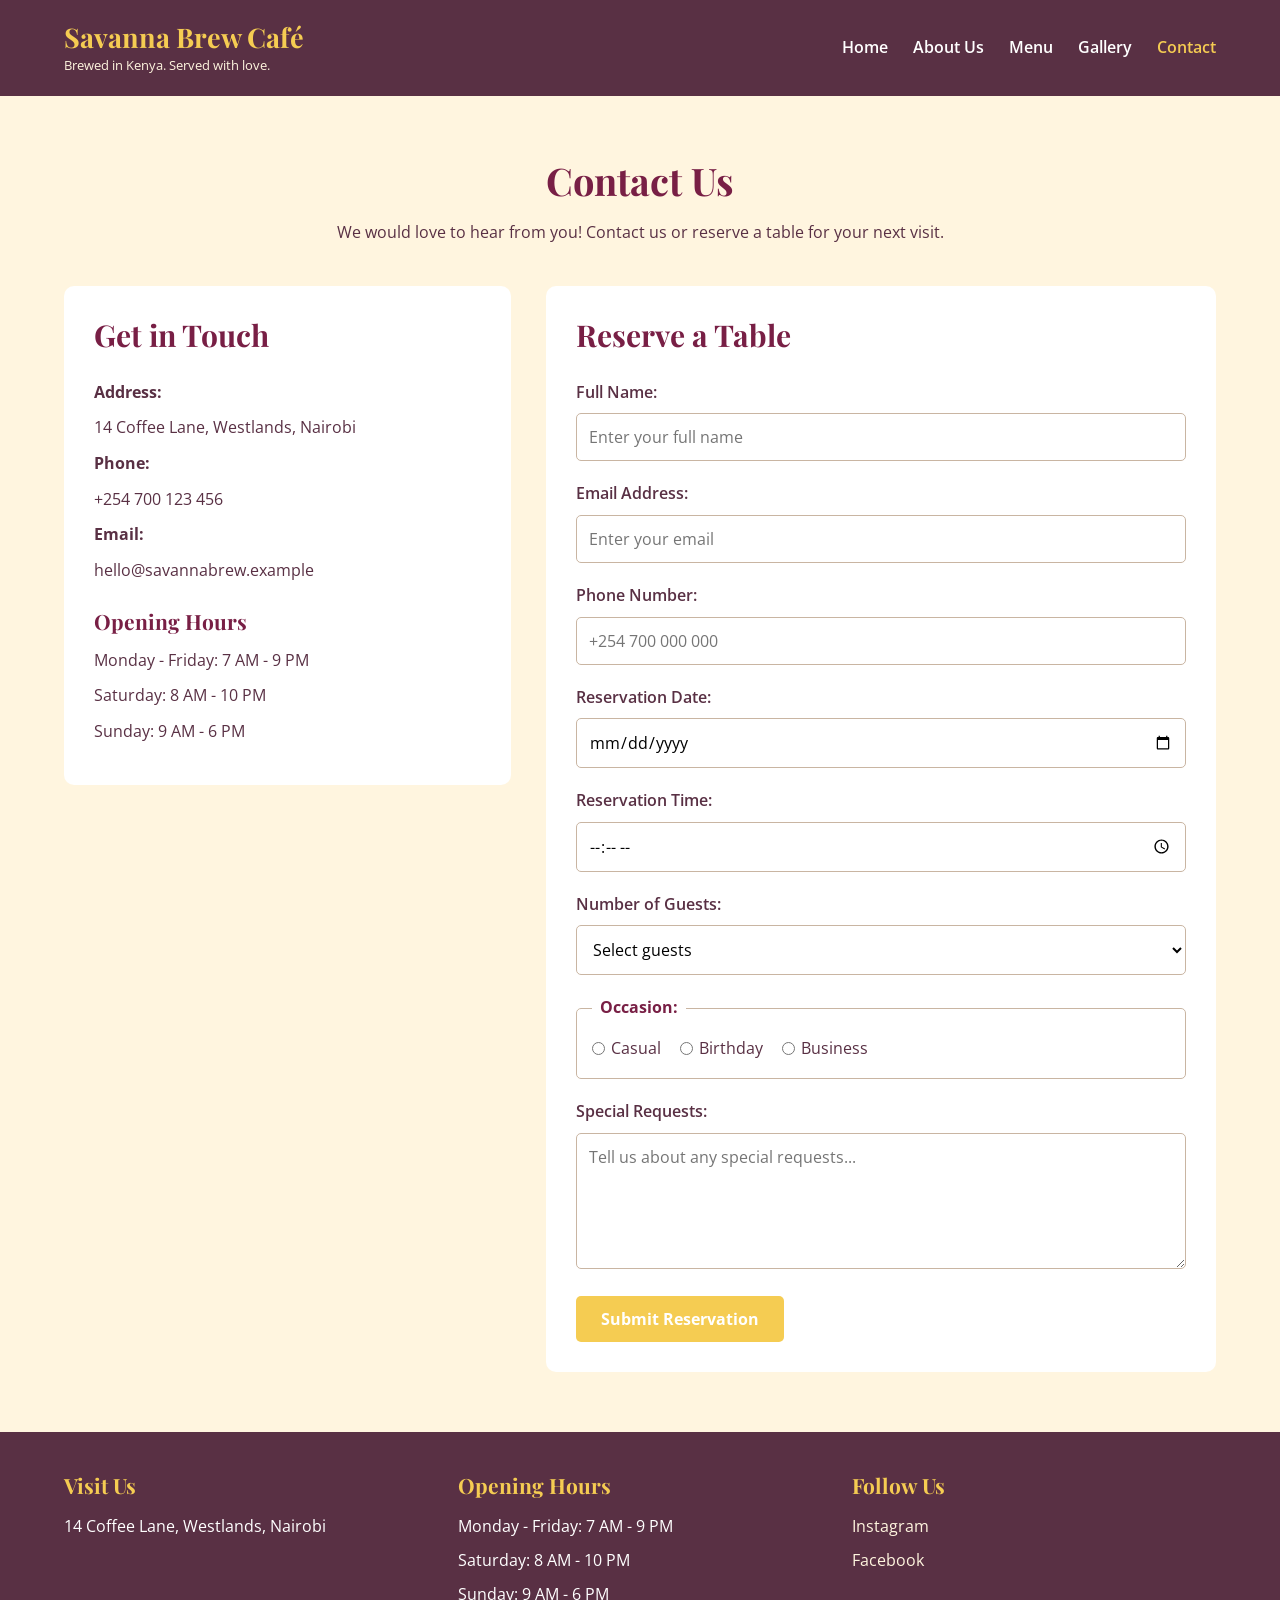
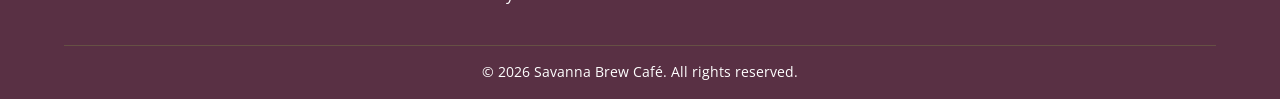
<file: contact.html>
<!DOCTYPE html>
<html lang="en">
<head>
    <meta charset="UTF-8">
    <meta name="viewport" content="width=device-width, initial-scale=1.0">

    <title>Contact Us | Savanna Brew Café</title>

    <link rel="stylesheet" href="css/style.css">
</head>

<body>

    <!-- HEADER SECTION -->
    <header>
        <div class="container">

            <div class="logo">
                <h2>Savanna Brew Café</h2>
                <p>Brewed in Kenya. Served with love.</p>
            </div>

            <!-- NAVIGATION BAR -->
            <nav>
                <ul>
                    <li><a href="index.html">Home</a></li>
                    <li><a href="about.html">About Us</a></li>
                    <li><a href="menu.html">Menu</a></li>
                    <li><a href="gallery.html">Gallery</a></li>
                    <li><a href="contact.html" class="active">Contact</a></li>
                </ul>
            </nav>

        </div>
    </header>


    <!-- MAIN CONTENT -->
    <main>

        <section class="contact-section">

            <div class="container">

                <h1>Contact Us</h1>

                <p class="contact-intro">
                    We would love to hear from you!
                    Contact us or reserve a table for your next visit.
                </p>

                <div class="contact-container">

                    <!-- CONTACT INFORMATION -->
                    <div class="contact-info">

                        <h2>Get in Touch</h2>

                        <p><strong>Address:</strong></p>
                        <p>14 Coffee Lane, Westlands, Nairobi</p>

                        <p><strong>Phone:</strong></p>
                        <p>+254 700 123 456</p>

                        <p><strong>Email:</strong></p>
                        <p>hello@savannabrew.example</p>

                        <h3>Opening Hours</h3>

                        <p>Monday - Friday: 7 AM - 9 PM</p>
                        <p>Saturday: 8 AM - 10 PM</p>
                        <p>Sunday: 9 AM - 6 PM</p>

                    </div>


                    <!-- RESERVATION FORM -->
                    <div class="reservation-form">

                        <h2>Reserve a Table</h2>

                        <form action="#" method="post">

                            <div class="form-group">
                                <label for="name">Full Name:</label>
                                <input type="text"
                                       id="name"
                                       name="name"
                                       placeholder="Enter your full name"
                                       required>
                            </div>


                            <div class="form-group">
                                <label for="email">Email Address:</label>
                                <input type="email"
                                       id="email"
                                       name="email"
                                       placeholder="Enter your email"
                                       required>
                            </div>


                            <div class="form-group">
                                <label for="phone">Phone Number:</label>
                                <input type="tel"
                                       id="phone"
                                       name="phone"
                                       placeholder="+254 700 000 000">
                            </div>


                            <div class="form-group">
                                <label for="date">Reservation Date:</label>
                                <input type="date"
                                       id="date"
                                       name="date"
                                       required>
                            </div>


                            <div class="form-group">
                                <label for="time">Reservation Time:</label>
                                <input type="time"
                                       id="time"
                                       name="time"
                                       required>
                            </div>


                            <div class="form-group">
                                <label for="guests">Number of Guests:</label>

                                <select id="guests" name="guests" required>
                                    <option value="">Select guests</option>
                                    <option value="1">1 Guest</option>
                                    <option value="2">2 Guests</option>
                                    <option value="3">3 Guests</option>
                                    <option value="4">4 Guests</option>
                                    <option value="5">5 Guests</option>
                                    <option value="6">6 Guests</option>
                                    <option value="7">7 Guests</option>
                                    <option value="8">8 Guests</option>
                                    <option value="9">9 Guests</option>
                                    <option value="10">10 Guests</option>
                                </select>
                            </div>


                            <!-- OCCASION OPTIONS -->
                            <fieldset>

                                <legend>Occasion:</legend>

                                <label>
                                    <input type="radio"
                                           name="occasion"
                                           value="Casual">
                                    Casual
                                </label>

                                <label>
                                    <input type="radio"
                                           name="occasion"
                                           value="Birthday">
                                    Birthday
                                </label>

                                <label>
                                    <input type="radio"
                                           name="occasion"
                                           value="Business">
                                    Business
                                </label>

                            </fieldset>


                            <div class="form-group">

                                <label for="requests">
                                    Special Requests:
                                </label>

                                <textarea id="requests"
                                          name="requests"
                                          rows="5"
                                          placeholder="Tell us about any special requests..."></textarea>

                            </div>


                            <button type="submit" class="btn">
                                Submit Reservation
                            </button>

                        </form>

                    </div>

                </div>

            </div>

        </section>

    </main>


    <!-- FOOTER SECTION -->
    <footer>

        <div class="container footer-container">

            <div>
                <h3>Visit Us</h3>
                <p>14 Coffee Lane, Westlands, Nairobi</p>
            </div>

            <div>
                <h3>Opening Hours</h3>
                <p>Monday - Friday: 7 AM - 9 PM</p>
                <p>Saturday: 8 AM - 10 PM</p>
                <p>Sunday: 9 AM - 6 PM</p>
            </div>

            <div>
                <h3>Follow Us</h3>

                <p>
                    <a href="https://www.instagram.com/"
                       target="_blank">
                        Instagram
                    </a>
                </p>

                <p>
                    <a href="https://www.facebook.com/"
                       target="_blank">
                        Facebook
                    </a>
                </p>
            </div>

        </div>

        <p class="copyright">
            © 2026 Savanna Brew Café. All rights reserved.
        </p>

    </footer>

</body>
</html>
</file>
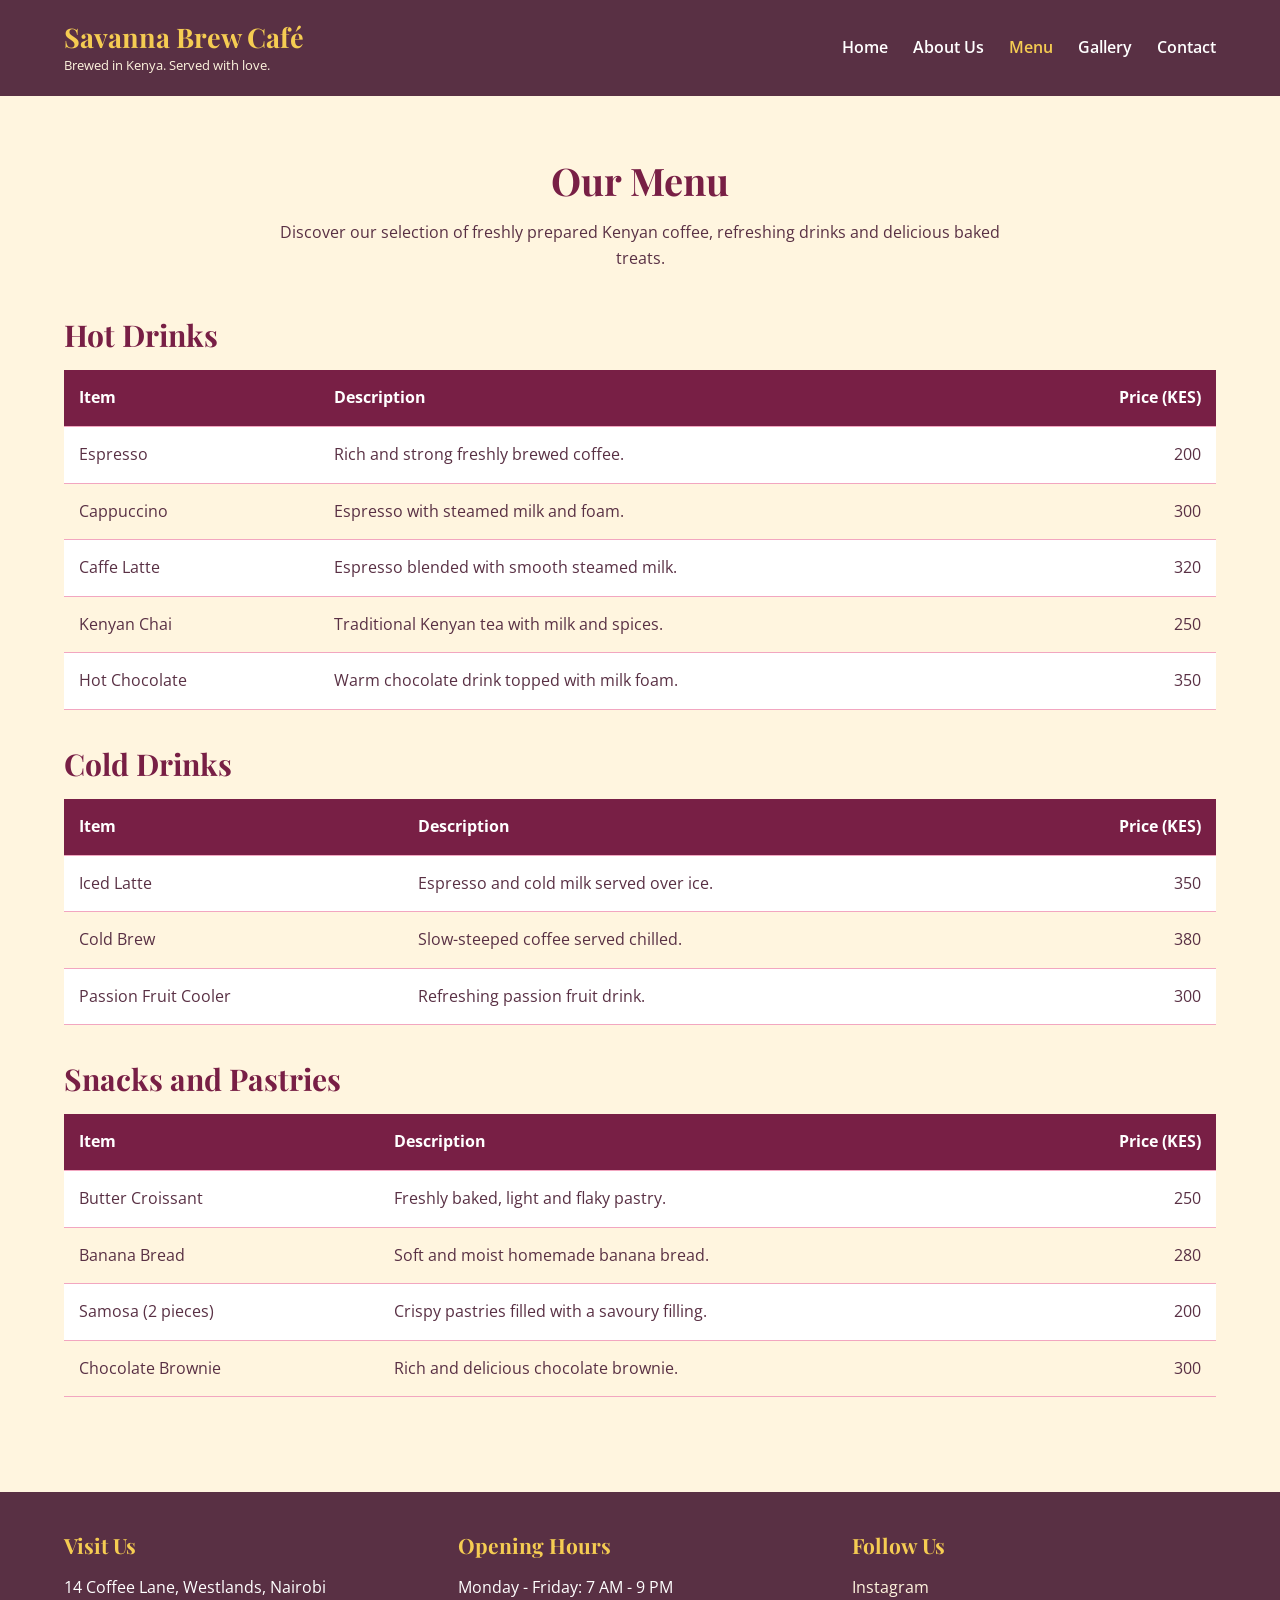
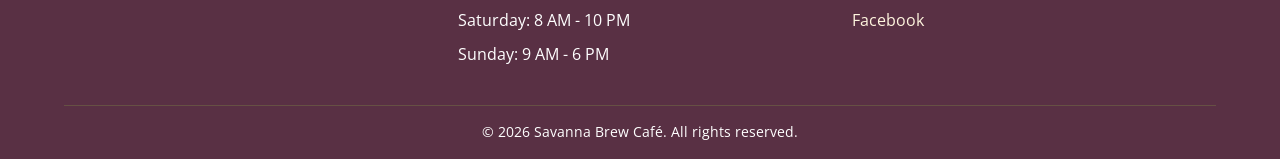
<file: menu.html>
<!DOCTYPE html>
<html lang="en">
<head>
    <meta charset="UTF-8">
    <meta name="viewport" content="width=device-width, initial-scale=1.0">

    <title>Our Menu | Savanna Brew Café</title>

    <link rel="stylesheet" href="css/style.css">
</head>

<body>

    <!-- HEADER SECTION -->
    <header>
        <div class="container">

            <div class="logo">
                <h2>Savanna Brew Café</h2>
                <p>Brewed in Kenya. Served with love.</p>
            </div>

            <!-- NAVIGATION BAR -->
            <nav>
                <ul>
                    <li><a href="index.html">Home</a></li>
                    <li><a href="about.html">About Us</a></li>
                    <li><a href="menu.html" class="active">Menu</a></li>
                    <li><a href="gallery.html">Gallery</a></li>
                    <li><a href="contact.html">Contact</a></li>
                </ul>
            </nav>

        </div>
    </header>


    <!-- MAIN CONTENT -->
    <main>

        <section class="menu-section">

            <div class="container">

                <h1>Our Menu</h1>

                <p class="menu-intro">
                    Discover our selection of freshly prepared
                    Kenyan coffee, refreshing drinks and delicious
                    baked treats.
                </p>


                <!-- HOT DRINKS TABLE -->
                <h2>Hot Drinks</h2>

                <div class="table-wrapper">

                    <table>

                        <thead>
                            <tr>
                                <th scope="col">Item</th>
                                <th scope="col">Description</th>
                                <th scope="col">Price (KES)</th>
                            </tr>
                        </thead>

                        <tbody>

                            <tr>
                                <td>Espresso</td>
                                <td>Rich and strong freshly brewed coffee.</td>
                                <td>200</td>
                            </tr>

                            <tr>
                                <td>Cappuccino</td>
                                <td>Espresso with steamed milk and foam.</td>
                                <td>300</td>
                            </tr>

                            <tr>
                                <td>Caffe Latte</td>
                                <td>Espresso blended with smooth steamed milk.</td>
                                <td>320</td>
                            </tr>

                            <tr>
                                <td>Kenyan Chai</td>
                                <td>Traditional Kenyan tea with milk and spices.</td>
                                <td>250</td>
                            </tr>

                            <tr>
                                <td>Hot Chocolate</td>
                                <td>Warm chocolate drink topped with milk foam.</td>
                                <td>350</td>
                            </tr>

                        </tbody>

                    </table>

                </div>


                <!-- COLD DRINKS TABLE -->
                <h2>Cold Drinks</h2>

                <div class="table-wrapper">

                    <table>

                        <thead>
                            <tr>
                                <th scope="col">Item</th>
                                <th scope="col">Description</th>
                                <th scope="col">Price (KES)</th>
                            </tr>
                        </thead>

                        <tbody>

                            <tr>
                                <td>Iced Latte</td>
                                <td>Espresso and cold milk served over ice.</td>
                                <td>350</td>
                            </tr>

                            <tr>
                                <td>Cold Brew</td>
                                <td>Slow-steeped coffee served chilled.</td>
                                <td>380</td>
                            </tr>

                            <tr>
                                <td>Passion Fruit Cooler</td>
                                <td>Refreshing passion fruit drink.</td>
                                <td>300</td>
                            </tr>

                        </tbody>

                    </table>

                </div>


                <!-- SNACKS TABLE -->
                <h2>Snacks and Pastries</h2>

                <div class="table-wrapper">

                    <table>

                        <thead>
                            <tr>
                                <th scope="col">Item</th>
                                <th scope="col">Description</th>
                                <th scope="col">Price (KES)</th>
                            </tr>
                        </thead>

                        <tbody>

                            <tr>
                                <td>Butter Croissant</td>
                                <td>Freshly baked, light and flaky pastry.</td>
                                <td>250</td>
                            </tr>

                            <tr>
                                <td>Banana Bread</td>
                                <td>Soft and moist homemade banana bread.</td>
                                <td>280</td>
                            </tr>

                            <tr>
                                <td>Samosa (2 pieces)</td>
                                <td>Crispy pastries filled with a savoury filling.</td>
                                <td>200</td>
                            </tr>

                            <tr>
                                <td>Chocolate Brownie</td>
                                <td>Rich and delicious chocolate brownie.</td>
                                <td>300</td>
                            </tr>

                        </tbody>

                    </table>

                </div>

            </div>

        </section>

    </main>


    <!-- FOOTER SECTION -->
    <footer>

        <div class="container footer-container">

            <div>
                <h3>Visit Us</h3>
                <p>14 Coffee Lane, Westlands, Nairobi</p>
            </div>

            <div>
                <h3>Opening Hours</h3>
                <p>Monday - Friday: 7 AM - 9 PM</p>
                <p>Saturday: 8 AM - 10 PM</p>
                <p>Sunday: 9 AM - 6 PM</p>
            </div>

            <div>
                <h3>Follow Us</h3>

                <p>
                    <a href="https://www.instagram.com/"
                       target="_blank">
                        Instagram
                    </a>
                </p>

                <p>
                    <a href="https://www.facebook.com/"
                       target="_blank">
                        Facebook
                    </a>
                </p>
            </div>

        </div>

        <p class="copyright">
            © 2026 Savanna Brew Café. All rights reserved.
        </p>

    </footer>

</body>
</html>
</file>
<file: css/style.css>
/* =========================================
   SAVANNA BREW CAFE - MAIN STYLESHEET
   ========================================= */

/* GOOGLE FONTS */
@import url('https://fonts.googleapis.com/css2?family=Open+Sans:wght@400;500;600;700&family=Playfair+Display:wght@400;500;600;700&display=swap');


/* COLOUR VARIABLES */
:root {
    --coffee-brown: #781F45;
    --cream: #FFF5DF;
    --orange: #F5CC52;
    --dark-brown: #593044;
    --white: #FFFFFF;
    --light-brown: #F2A6C0;

    --vanilla: #FFF5DF;
    --honey-yellow: #F5CC52;
    --pink: #F2A6C0;
    --burgundy: #781F45;
    --purple: #8060A8;
}


/* GENERAL STYLES */
* {
    margin: 0;
    padding: 0;
    box-sizing: border-box;
}

html {
    scroll-behavior: smooth;
}

body {
    font-family: 'Open Sans', sans-serif;
    font-size: 16px;
    line-height: 1.6;
    color: var(--dark-brown);
    background-color: var(--cream);
}

h1, h2, h3 {
    font-family: 'Playfair Display', serif;
    line-height: 1.3;
}

h1 {
    font-size: 38px;
}

h2 {
    font-size: 30px;
}

h3 {
    font-size: 21px;
}

p {
    margin-bottom: 15px;
}

.container {
    width: 90%;
    max-width: 1200px;
    margin: 0 auto;
}


/* =========================================
   HEADER AND NAVIGATION
   ========================================= */

header {
    background-color: var(--dark-brown);
    color: var(--white);
    padding: 20px 0;
}

header .container {
    display: flex;
    justify-content: space-between;
    align-items: center;
    gap: 25px;
}

.logo h2 {
    color: var(--orange);
    font-size: 27px;
}

.logo p {
    color: var(--cream);
    font-size: 13px;
    margin-bottom: 0;
}

nav ul {
    display: flex;
    list-style: none;
    gap: 25px;
}

nav a {
    color: var(--white);
    text-decoration: none;
    font-weight: 600;
    transition: color 0.3s ease;
}

nav a:hover,
nav a:focus,
nav a.active {
    color: var(--orange);
}


/* =========================================
   BUTTONS
   ========================================= */

.btn {
    display: inline-block;
    background-color: var(--orange);
    color: var(--white);
    padding: 12px 25px;
    border: none;
    border-radius: 5px;
    text-decoration: none;
    font-weight: 700;
    font-family: 'Open Sans', sans-serif;
    font-size: 16px;
    cursor: pointer;
    transition: background-color 0.3s ease,
                transform 0.3s ease;
}

.btn:hover,
.btn:focus {
    background-color: var(--coffee-brown);
    transform: translateY(-3px);
}


/* =========================================
   HOME PAGE
   ========================================= */

.hero {
    min-height: 500px;
    display: flex;
    align-items: center;
    justify-content: center;
    text-align: center;
    padding: 60px 20px;

    background-image:
        linear-gradient(rgba(43, 27, 18, 0.65),
                        rgba(43, 27, 18, 0.65)),
        url('https://images.unsplash.com/photo-1445116572660-236099ec97a0?w=1600');

    background-size: cover;
    background-position: center;
    color: var(--white);
}

.hero-content {
    max-width: 750px;
}

.hero h1 {
    font-size: 48px;
    margin-bottom: 20px;
}

.hero p {
    font-size: 18px;
    margin-bottom: 25px;
}

.tagline {
    color: var(--orange);
    font-weight: 700;
    letter-spacing: 3px;
}

.welcome {
    text-align: center;
    padding: 65px 0;
}

.welcome h2 {
    color: var(--coffee-brown);
    margin-bottom: 20px;
}

.welcome p {
    max-width: 850px;
    margin: 0 auto;
}

.featured {
    padding: 60px 0;
    text-align: center;
    background-color: var(--white);
}

.featured h2 {
    color: var(--coffee-brown);
    margin-bottom: 35px;
}

.product-container {
    display: flex;
    justify-content: center;
    gap: 25px;
}

.product-card {
    flex: 1;
    background-color: var(--cream);
    border-radius: 10px;
    overflow: hidden;
    padding-bottom: 20px;
    transition: transform 0.3s ease,
                box-shadow 0.3s ease;
}

.product-card:hover {
    transform: translateY(-8px);
    box-shadow: 0 8px 20px rgba(43, 27, 18, 0.15);
}

.product-card img {
    width: 100%;
    height: 220px;
    object-fit: cover;
}

.product-card h3 {
    color: var(--coffee-brown);
    margin: 15px 10px 8px;
}

.product-card p {
    padding: 0 12px;
}

.product-card strong {
    color: var(--orange);
}

.reservation {
    padding: 65px 0;
    text-align: center;
    background-color: var(--coffee-brown);
    color: var(--white);
}

.reservation h2 {
    margin-bottom: 15px;
}

.reservation p {
    margin-bottom: 25px;
}


/* =========================================
   ABOUT PAGE
   ========================================= */

.about-section {
    padding: 60px 0;
}

.about-section > .container > h1 {
    text-align: center;
    color: var(--coffee-brown);
    margin-bottom: 40px;
}

.about-content {
    display: flex;
    align-items: center;
    gap: 40px;
}

.about-image {
    flex: 1;
}

.about-image img {
    width: 100%;
    height: 400px;
    object-fit: cover;
    border-radius: 12px;
}

.about-text {
    flex: 1;
}

.about-text h2 {
    color: var(--coffee-brown);
    margin-bottom: 20px;
}

.values-section {
    padding: 60px 0;
    background-color: var(--white);
    text-align: center;
}

.values-section h2 {
    color: var(--coffee-brown);
    margin-bottom: 35px;
}

.values-container {
    display: flex;
    gap: 25px;
}

.value-card {
    flex: 1;
    background-color: var(--cream);
    padding: 30px 20px;
    border-radius: 10px;
    border-bottom: 4px solid var(--orange);
}

.value-card h3 {
    color: var(--coffee-brown);
    margin-bottom: 15px;
}

.value-card p {
    margin-bottom: 0;
}

.about-quote {
    padding: 60px 20px;
    text-align: center;
}

.about-quote blockquote {
    border-left: 5px solid var(--orange);
    max-width: 750px;
    margin: 0 auto 20px;
    padding: 15px 25px;
    font-family: 'Playfair Display', serif;
    font-size: 27px;
    font-style: italic;
    color: var(--coffee-brown);
}

.about-quote p {
    max-width: 700px;
    margin: 0 auto;
}


/* =========================================
   MENU PAGE
   ========================================= */

.menu-section {
    padding: 60px 0;
}

.menu-section h1 {
    text-align: center;
    color: var(--coffee-brown);
    margin-bottom: 15px;
}

.menu-intro {
    text-align: center;
    max-width: 750px;
    margin: 0 auto 45px;
}

.menu-section h2 {
    color: var(--coffee-brown);
    margin: 35px 0 15px;
}

.table-wrapper {
    width: 100%;
    overflow-x: auto;
    margin-bottom: 35px;
}

table {
    width: 100%;
    border-collapse: collapse;
    background-color: var(--white);
}

th, td {
    padding: 15px;
    text-align: left;
    border-bottom: 1px solid var(--light-brown);
}

th {
    background-color: var(--coffee-brown);
    color: var(--white);
}

td:last-child,
th:last-child {
    text-align: right;
}

tbody tr:nth-child(even) {
    background-color: var(--cream);
}

tbody tr:hover {
    background-color: var(--light-brown);
}


/* =========================================
   GALLERY PAGE
   ========================================= */

.gallery-section {
    padding: 60px 0;
}

.gallery-section h1 {
    text-align: center;
    color: var(--coffee-brown);
    margin-bottom: 15px;
}

.gallery-intro {
    text-align: center;
    max-width: 750px;
    margin: 0 auto 40px;
}

.gallery-grid {
    display: grid;
    grid-template-columns: repeat(4, 1fr);
    gap: 25px;
}

.gallery-grid figure {
    position: relative;
    overflow: hidden;
    border-radius: 10px;
    background-color: var(--white);
    box-shadow: 0 4px 12px rgba(43, 27, 18, 0.12);
}

.gallery-grid img {
    width: 100%;
    height: 230px;
    object-fit: cover;
    display: block;
    transition: transform 0.4s ease;
}

.gallery-grid figure:hover img {
    transform: scale(1.08);
}

.gallery-grid figcaption {
    padding: 15px 10px;
    text-align: center;
    color: var(--coffee-brown);
    font-weight: 600;
}


/* =========================================
   CONTACT PAGE
   ========================================= */

.contact-section {
    padding: 60px 0;
}

.contact-section h1 {
    text-align: center;
    color: var(--coffee-brown);
    margin-bottom: 15px;
}

.contact-intro {
    text-align: center;
    margin-bottom: 40px;
}

.contact-container {
    display: grid;
    grid-template-columns: 1fr 1.5fr;
    gap: 35px;
    align-items: start;
}

.contact-info,
.reservation-form {
    background-color: var(--white);
    padding: 30px;
    border-radius: 10px;
}

.contact-info h2,
.reservation-form h2 {
    color: var(--coffee-brown);
    margin-bottom: 25px;
}

.contact-info h3 {
    color: var(--coffee-brown);
    margin: 25px 0 12px;
}

.contact-info p {
    margin-bottom: 10px;
}

.form-group {
    margin-bottom: 20px;
}

.form-group label {
    display: block;
    margin-bottom: 8px;
    font-weight: 600;
}

.form-group input,
.form-group select,
.form-group textarea {
    width: 100%;
    padding: 12px;
    border: 1px solid #C9B5A2;
    border-radius: 5px;
    font-family: 'Open Sans', sans-serif;
    font-size: 16px;
    background-color: var(--white);
}

.form-group input:focus,
.form-group select:focus,
.form-group textarea:focus {
    outline: 2px solid var(--orange);
    border-color: var(--orange);
}

fieldset {
    border: 1px solid #C9B5A2;
    border-radius: 5px;
    padding: 15px;
    margin-bottom: 20px;
}

legend {
    font-weight: 700;
    color: var(--coffee-brown);
    padding: 0 8px;
}

fieldset label {
    display: inline-flex;
    align-items: center;
    gap: 6px;
    margin-right: 15px;
}

fieldset input {
    accent-color: var(--orange);
}


/* =========================================
   FOOTER
   ========================================= */

footer {
    background-color: var(--dark-brown);
    color: var(--white);
    padding: 40px 0 15px;
}

.footer-container {
    display: flex;
    justify-content: space-between;
    gap: 30px;
}

.footer-container > div {
    flex: 1;
}

.footer-container h3 {
    color: var(--orange);
    margin-bottom: 15px;
}

.footer-container p {
    margin-bottom: 8px;
}

footer a {
    color: var(--cream);
    text-decoration: none;
    transition: color 0.3s ease;
}

footer a:hover,
footer a:focus {
    color: var(--orange);
}

.copyright {
    text-align: center;
    border-top: 1px solid #665044;
    margin: 30px 5% 0;
    padding-top: 15px;
    font-size: 14px;
}


/* =========================================
   TABLET AND MOBILE RESPONSIVENESS
   ========================================= */

@media (max-width: 768px) {

    /* HEADER */
    header .container {
        flex-direction: column;
        text-align: center;
    }

    nav ul {
        flex-wrap: wrap;
        justify-content: center;
        gap: 12px 18px;
    }

    /* HOME PAGE */
    .hero {
        min-height: 400px;
    }

    .hero h1 {
        font-size: 34px;
    }

    .product-container {
        flex-direction: column;
    }

    /* ABOUT PAGE */
    .about-content {
        flex-direction: column;
    }

    .about-image,
    .about-text {
        width: 100%;
    }

    .about-image img {
        height: 300px;
    }

    .values-container {
        flex-direction: column;
    }

    /* GALLERY PAGE */
    .gallery-grid {
        grid-template-columns: repeat(2, 1fr);
    }

    /* CONTACT PAGE */
    .contact-container {
        grid-template-columns: 1fr;
    }

    /* FOOTER */
    .footer-container {
        flex-direction: column;
        text-align: center;
    }

    h1 {
        font-size: 32px;
    }
}


/* SMALL MOBILE SCREENS */
@media (max-width: 480px) {

    .container {
        width: 92%;
    }

    .gallery-grid {
        grid-template-columns: 1fr;
    }

    .hero h1 {
        font-size: 29px;
    }

    .hero p {
        font-size: 16px;
    }

    nav ul {
        gap: 10px;
    }

    nav a {
        font-size: 14px;
    }

    th, td {
        padding: 10px;
        font-size: 14px;
    }

    .contact-info,
    .reservation-form {
        padding: 20px;
    }

    .about-quote blockquote {
        font-size: 22px;
    }

}
</file>
